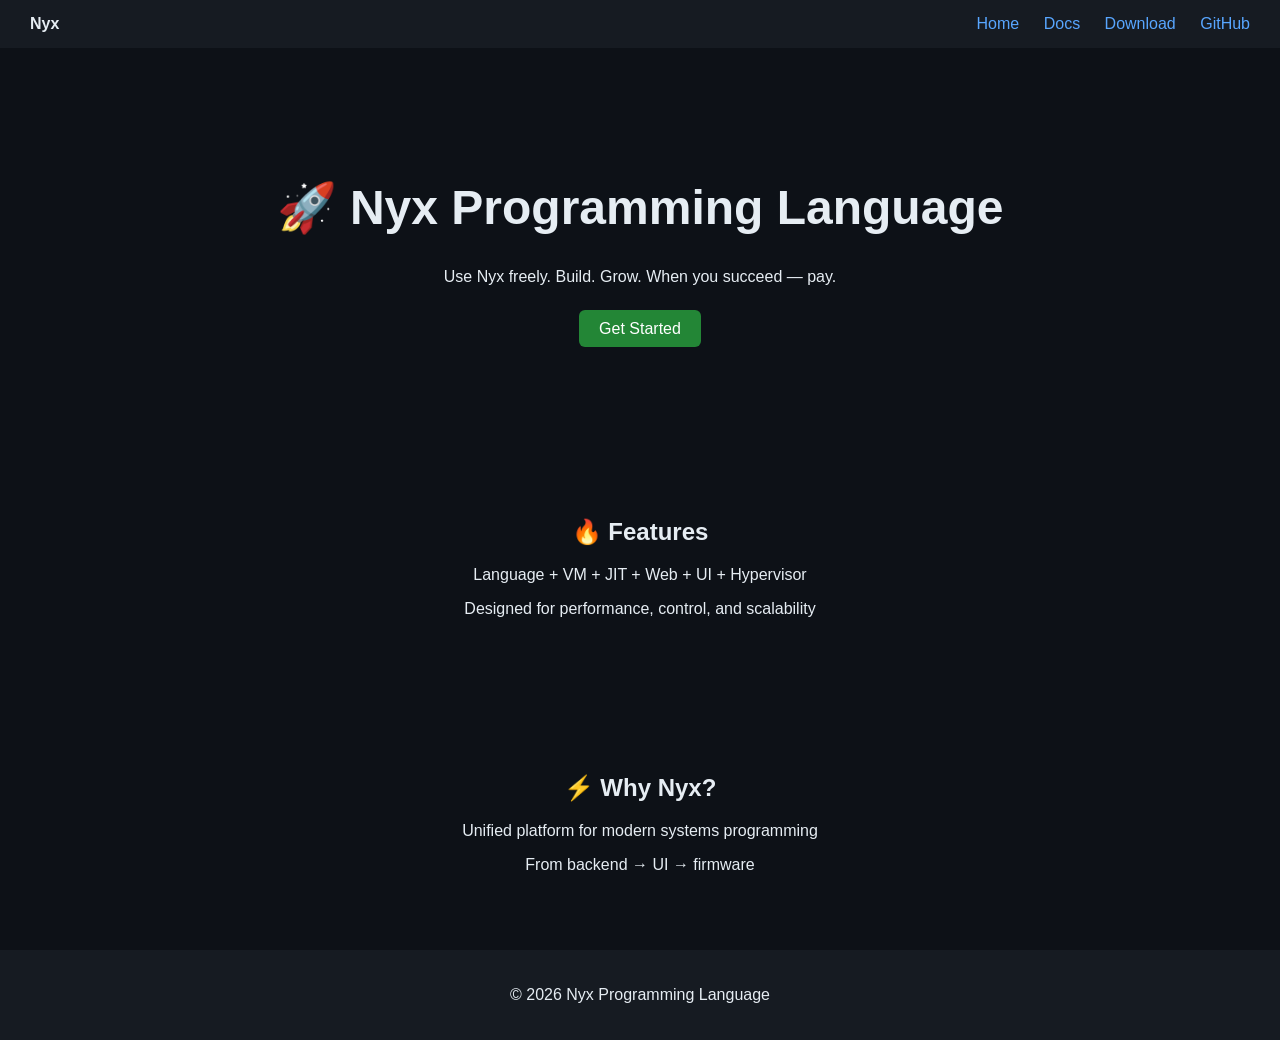
<file: index.html>
<!DOCTYPE html>
<html>
<head>
  <title>Nyx Programming Language</title>
  <link rel="stylesheet" href="style.css">
</head>
<body>

<nav>
  <div><b>Nyx</b></div>
  <div>
    <a href="index.html">Home</a>
    <a href="docs.html">Docs</a>
    <a href="download.html">Download</a>
    <a href="https://github.com/NyxProgrammingLanguage/Nyx-Programming-Language">GitHub</a>
  </div>
</nav>

<div class="hero">
  <h1>🚀 Nyx Programming Language</h1>
  <p>Use Nyx freely. Build. Grow. When you succeed — pay.</p>
  <br>
  <a class="btn" href="download.html">Get Started</a>
</div>

<div class="section">
  <h2>🔥 Features</h2>
  <p>Language + VM + JIT + Web + UI + Hypervisor</p>
  <p>Designed for performance, control, and scalability</p>
</div>

<div class="section">
  <h2>⚡ Why Nyx?</h2>
  <p>Unified platform for modern systems programming</p>
  <p>From backend → UI → firmware</p>
</div>

<div class="footer">
  <p>© 2026 Nyx Programming Language</p>
</div>

</body>
</html>
</file>
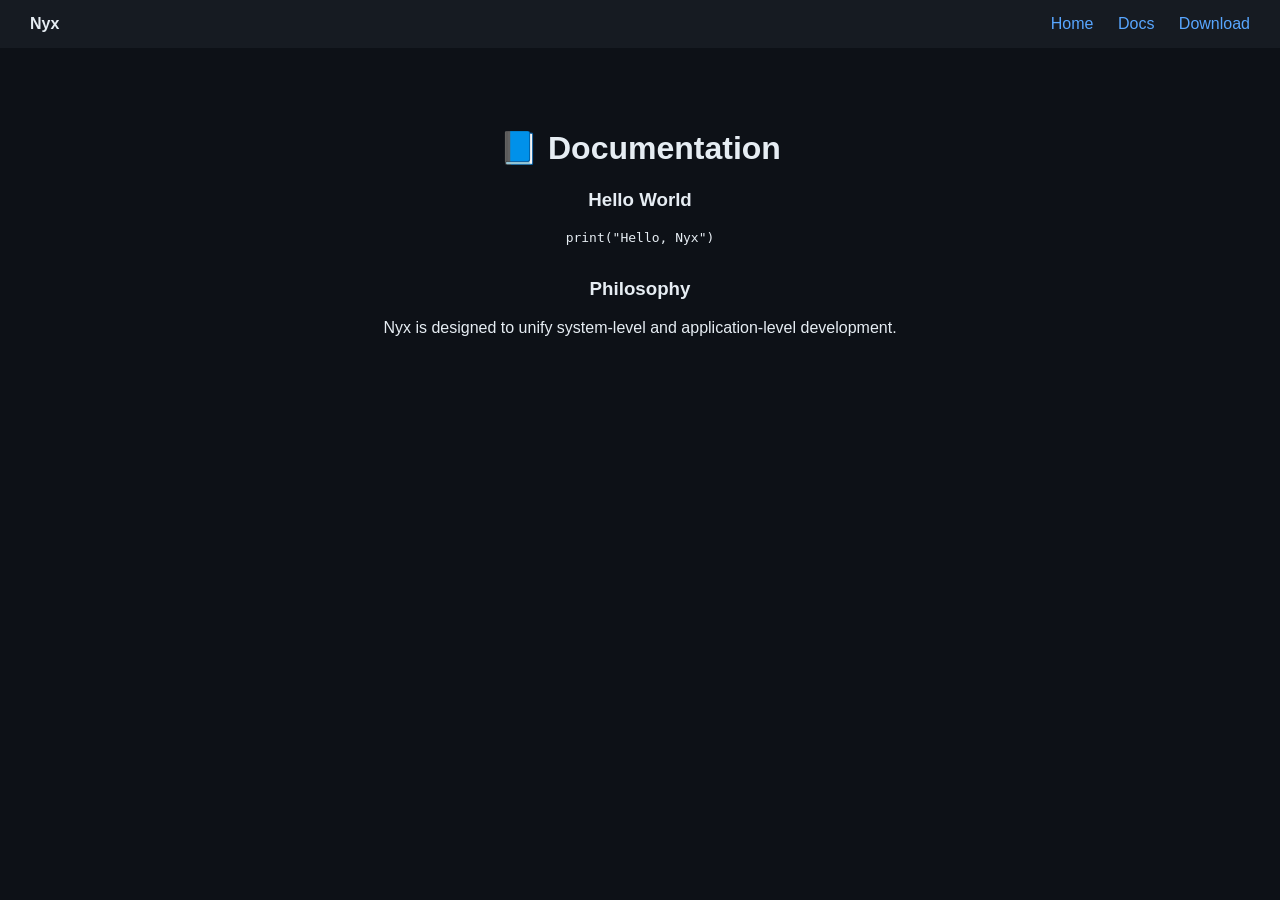
<file: docs.html>
<!DOCTYPE html>
<html>
<head>
  <title>Nyx Docs</title>
  <link rel="stylesheet" href="style.css">
</head>
<body>

<nav>
  <div><b>Nyx</b></div>
  <div>
    <a href="index.html">Home</a>
    <a href="docs.html">Docs</a>
    <a href="download.html">Download</a>
  </div>
</nav>

<div class="section">
  <h1>📘 Documentation</h1>

  <h3>Hello World</h3>
  <pre>
print("Hello, Nyx")
  </pre>

  <h3>Philosophy</h3>
  <p>Nyx is designed to unify system-level and application-level development.</p>
</div>

</body>
</html>
</file>
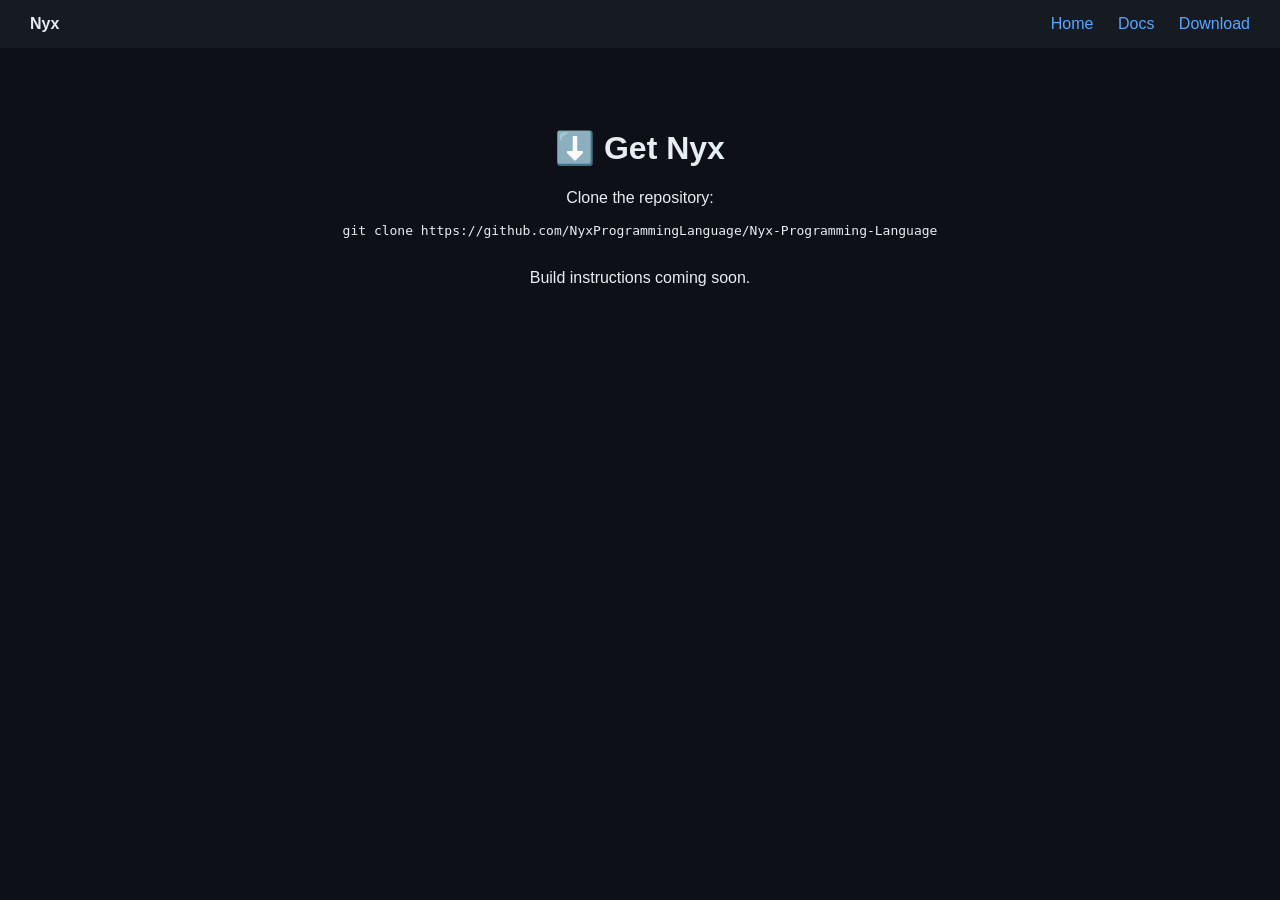
<file: download.html>
<!DOCTYPE html>
<html>
<head>
  <title>Download Nyx</title>
  <link rel="stylesheet" href="style.css">
</head>
<body>

<nav>
  <div><b>Nyx</b></div>
  <div>
    <a href="index.html">Home</a>
    <a href="docs.html">Docs</a>
    <a href="download.html">Download</a>
  </div>
</nav>

<div class="section">
  <h1>⬇️ Get Nyx</h1>

  <p>Clone the repository:</p>

  <pre>
git clone https://github.com/NyxProgrammingLanguage/Nyx-Programming-Language
  </pre>

  <p>Build instructions coming soon.</p>
</div>

</body>
</html>
</file>
<file: style.css>
body {
  margin: 0;
  font-family: Arial, sans-serif;
  background: #0d1117;
  color: #e6edf3;
}

nav {
  background: #161b22;
  padding: 15px 30px;
  display: flex;
  justify-content: space-between;
}

nav a {
  color: #58a6ff;
  text-decoration: none;
  margin-left: 20px;
}

.hero {
  text-align: center;
  padding: 100px 20px;
}

.hero h1 {
  font-size: 3em;
}

.btn {
  background: #238636;
  padding: 10px 20px;
  color: white;
  text-decoration: none;
  border-radius: 6px;
}

.section {
  padding: 60px 20px;
  text-align: center;
}

.footer {
  text-align: center;
  padding: 20px;
  background: #161b22;
}
</file>
